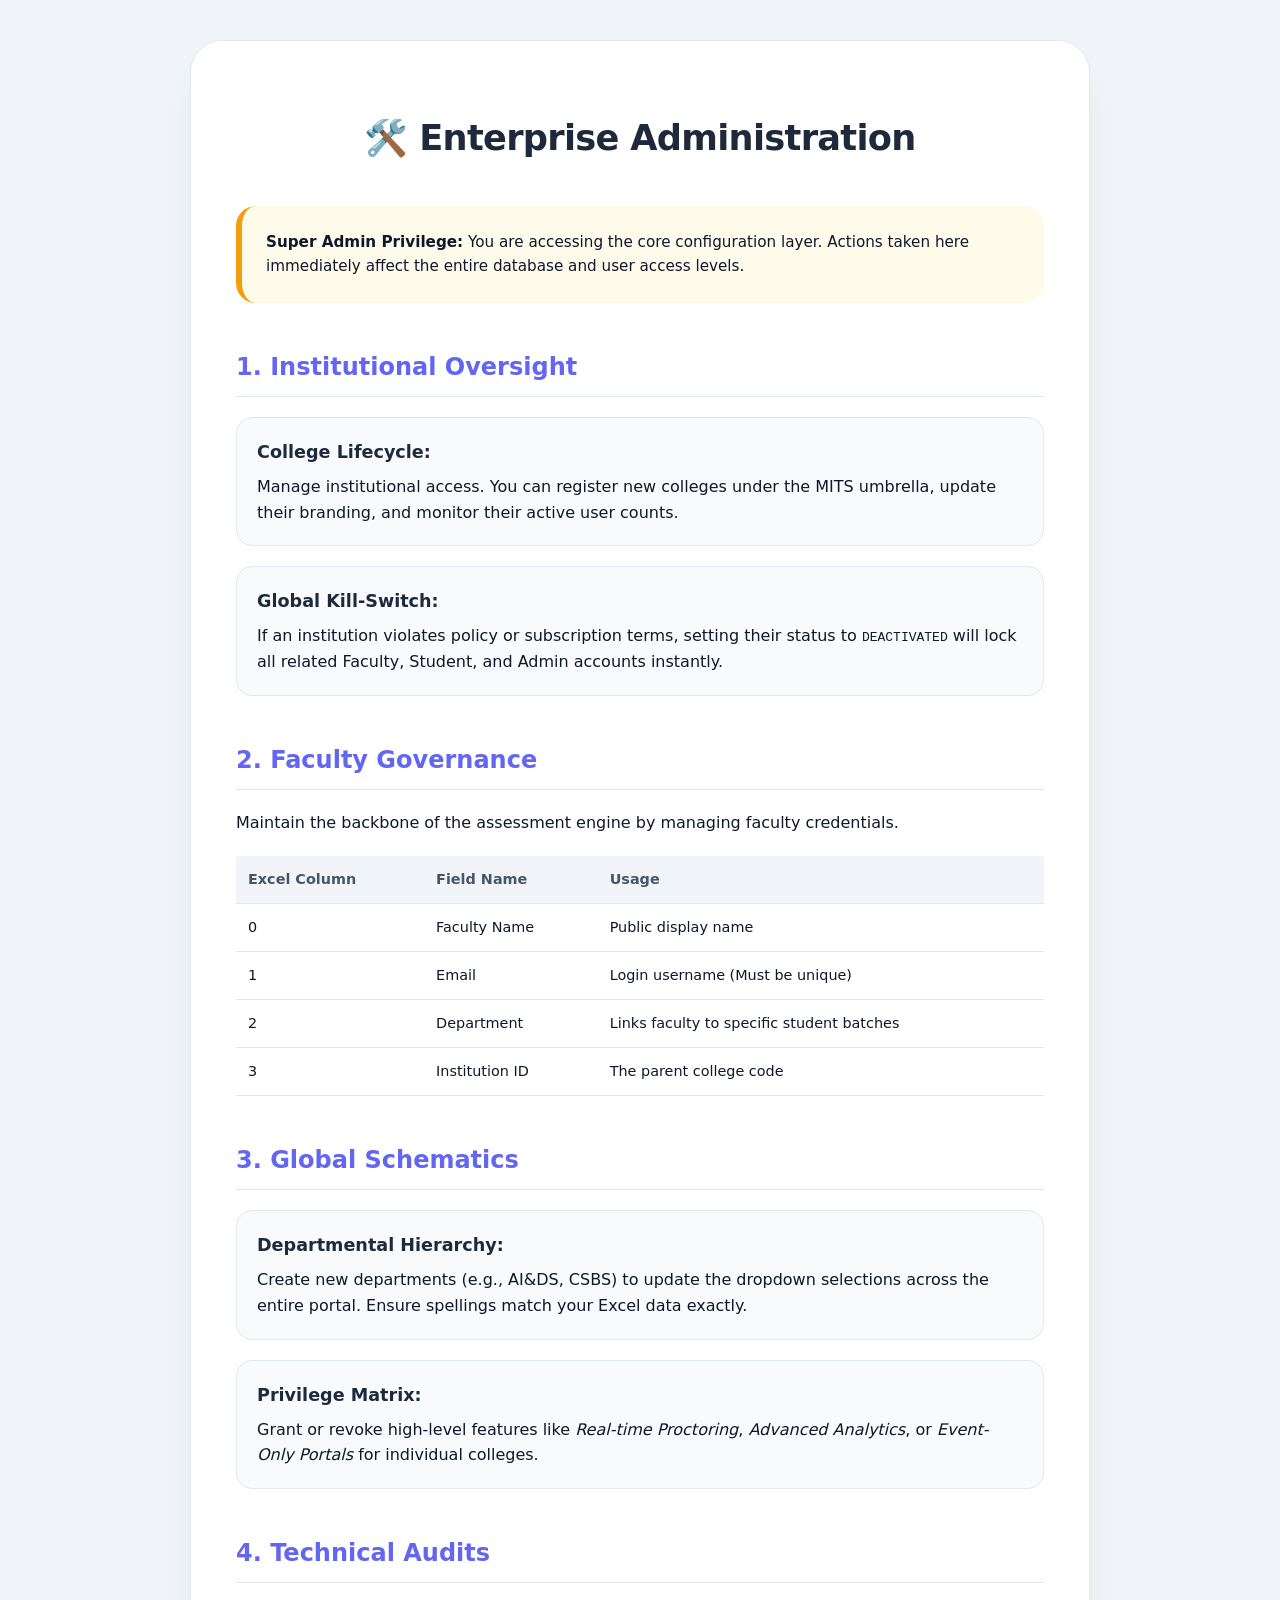
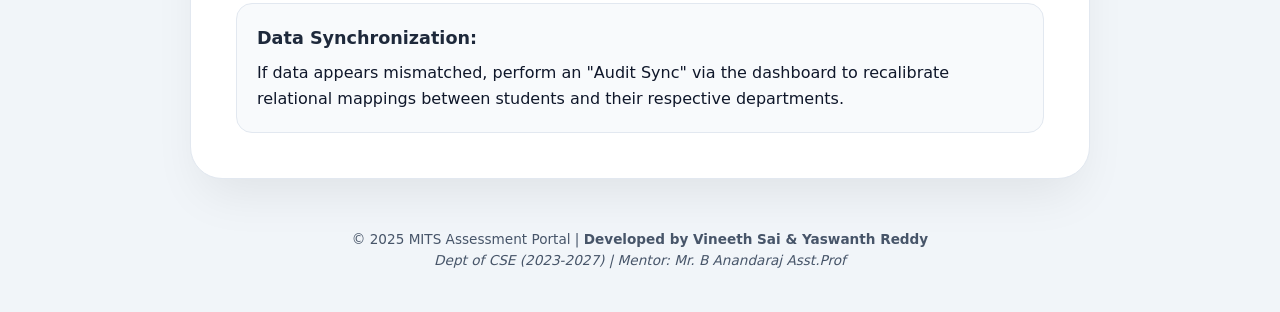
<file: OnlineAssessment/src/main/resources/static/admin_help.html>
<!DOCTYPE html>
<html lang="en">
<head>
    <meta charset="UTF-8">
    <meta name="viewport" content="width=device-width, initial-scale=1.0">
    <title>Super Admin Guide - MITS Assessment Portal</title>
    <style>
        :root {
            --primary: #1e293b;
            --secondary: #6366f1;
            --accent: #f59e0b;
            --bg: #f1f5f9;
            --card-bg: #ffffff;
            --text-main: #0f172a;
            --text-muted: #475569;
            --border: #e2e8f0;
        }

        body { 
            font-family: 'Inter', system-ui, -apple-system, sans-serif; 
            line-height: 1.6; 
            color: var(--text-main); 
            background: var(--bg);
            margin: 0;
            padding: 40px 20px;
        }

        .container { max-width: 900px; margin: 0 auto; }

        .card { 
            background: var(--card-bg); 
            padding: 45px; 
            border-radius: 32px; 
            box-shadow: 0 25px 50px -12px rgba(0, 0, 0, 0.08);
            border: 1px solid var(--border);
        }

        h1 { 
            font-size: 2.2rem;
            font-weight: 900;
            color: var(--primary);
            text-align: center;
            margin-bottom: 40px;
            letter-spacing: -0.02em;
        }

        .admin-note { 
            background: #fffbeb; 
            padding: 24px; 
            border-radius: 20px; 
            border-left: 6px solid var(--accent); 
            margin-bottom: 35px;
            font-size: 0.95rem;
        }

        h2 { 
            font-size: 1.5rem;
            color: var(--secondary);
            margin-top: 45px;
            border-bottom: 1px solid var(--border);
            padding-bottom: 10px;
        }

        .feature-grid {
            display: grid;
            grid-template-columns: 1fr;
            gap: 20px;
            margin-top: 20px;
        }

        .feature-item {
            background: #f8fafc;
            padding: 20px;
            border-radius: 16px;
            border: 1px solid var(--border);
        }

        .feature-item strong {
            display: block;
            color: var(--primary);
            font-size: 1.1rem;
            margin-bottom: 8px;
        }

        table {
            width: 100%;
            border-collapse: collapse;
            margin: 20px 0;
            font-size: 0.9rem;
        }

        th, td {
            padding: 12px;
            border-bottom: 1px solid var(--border);
            text-align: left;
        }

        th { background: #f1f5f9; color: var(--text-muted); }

        .footer { 
            text-align: center; 
            margin-top: 50px; 
            font-size: 0.85rem; 
            color: var(--text-muted); 
        }

        .badge {
            background: var(--secondary);
            color: white;
            padding: 2px 8px;
            border-radius: 6px;
            font-size: 0.75rem;
            vertical-align: middle;
        }
    </style>
</head>
<body>
    <div class="container">
        <div class="card">
            <h1>🛠️ Enterprise Administration</h1>
            
            <div class="admin-note">
                <strong>Super Admin Privilege:</strong> You are accessing the core configuration layer. Actions taken here immediately affect the entire database and user access levels.
            </div>

            <h2>1. Institutional Oversight</h2>
            <div class="feature-grid">
                <div class="feature-item">
                    <strong>College Lifecycle:</strong>
                    Manage institutional access. You can register new colleges under the MITS umbrella, update their branding, and monitor their active user counts.
                </div>
                <div class="feature-item">
                    <strong>Global Kill-Switch:</strong>
                    If an institution violates policy or subscription terms, setting their status to <code>DEACTIVATED</code> will lock all related Faculty, Student, and Admin accounts instantly.
                </div>
            </div>

            <h2>2. Faculty Governance</h2>
            <p>Maintain the backbone of the assessment engine by managing faculty credentials.</p>
            <table>
                <thead>
                    <tr>
                        <th>Excel Column</th>
                        <th>Field Name</th>
                        <th>Usage</th>
                    </tr>
                </thead>
                <tbody>
                    <tr><td>0</td><td>Faculty Name</td><td>Public display name</td></tr>
                    <tr><td>1</td><td>Email</td><td>Login username (Must be unique)</td></tr>
                    <tr><td>2</td><td>Department</td><td>Links faculty to specific student batches</td></tr>
                    <tr><td>3</td><td>Institution ID</td><td>The parent college code</td></tr>
                </tbody>
            </table>

            <h2>3. Global Schematics</h2>
            <div class="feature-grid">
                <div class="feature-item">
                    <strong>Departmental Hierarchy:</strong>
                    Create new departments (e.g., AI&DS, CSBS) to update the dropdown selections across the entire portal. Ensure spellings match your Excel data exactly.
                </div>
                <div class="feature-item">
                    <strong>Privilege Matrix:</strong>
                    Grant or revoke high-level features like <i>Real-time Proctoring</i>, <i>Advanced Analytics</i>, or <i>Event-Only Portals</i> for individual colleges.
                </div>
            </div>

            <h2>4. Technical Audits</h2>
            <div class="feature-item">
                <strong>Data Synchronization:</strong> If data appears mismatched, perform an "Audit Sync" via the dashboard to recalibrate relational mappings between students and their respective departments.
            </div>

        </div>

        <div class="footer">
            &copy; 2025 MITS Assessment Portal | <b>Developed by Vineeth Sai & Yaswanth Reddy</b><br>
            <i>Dept of CSE (2023-2027) | Mentor: Mr. B Anandaraj Asst.Prof</i>
        </div>
    </div>
</body>
</html>
</file>
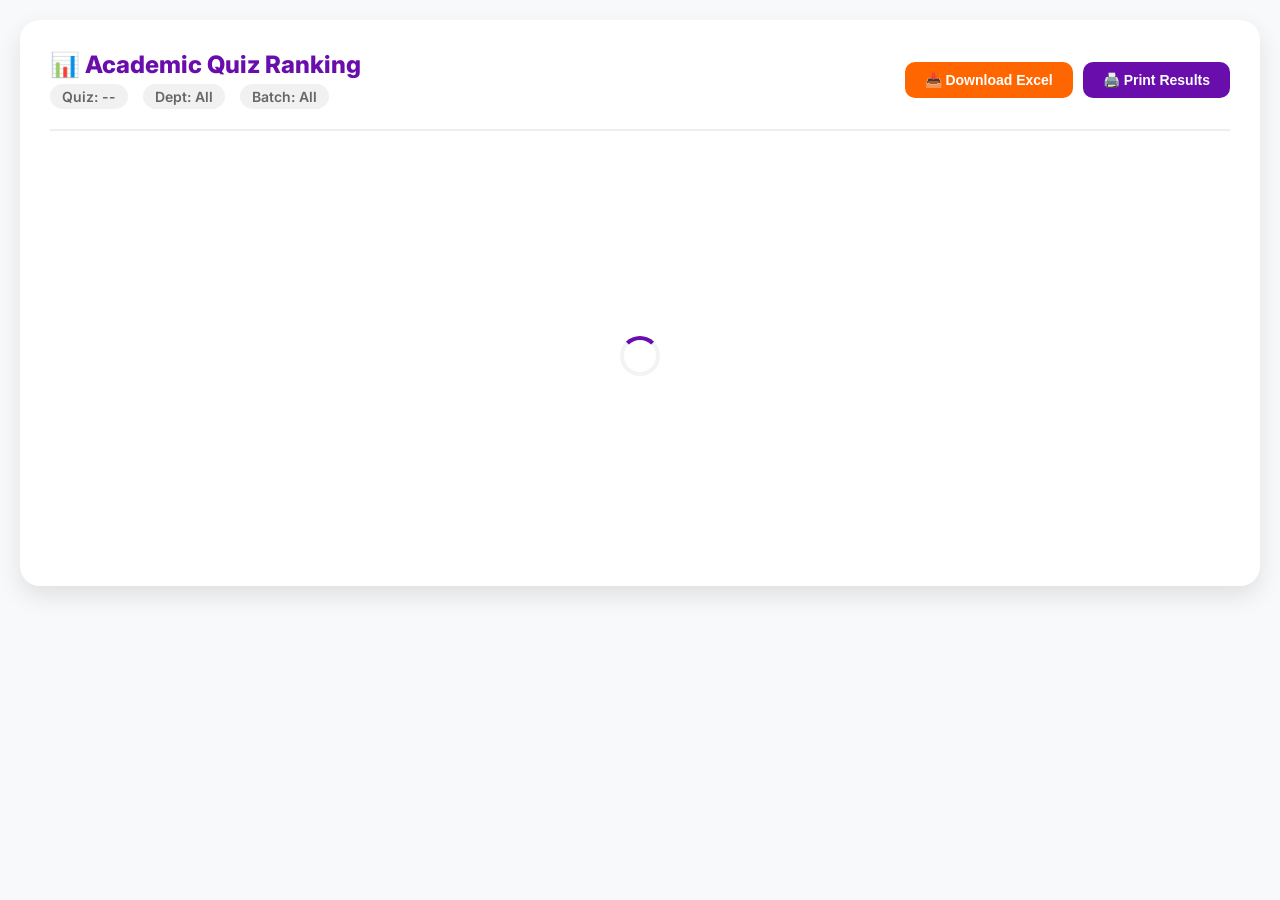
<file: OnlineAssessment/src/main/resources/static/class-results.html>
<!DOCTYPE html>
<html lang="en">
<head>
    <meta charset="UTF-8"/>
    <meta name="viewport" content="width=device-width, initial-scale=1.0"/>
    <title>Class Results | MITS Online Assessment</title>
    <link rel="preconnect" href="https://fonts.googleapis.com">
    <link href="https://fonts.googleapis.com/css2?family=Inter:wght@400;500;600;700;800;900&display=swap" rel="stylesheet">
    <style>
        :root {
            --primary: #6a0dad;
            --secondary: #ff6600;
            --bg: #f8f9fa;
            --text: #333;
            --card-shadow: 0 10px 25px rgba(0,0,0,0.1);
        }

        *, *::before, *::after { box-sizing: border-box; margin: 0; padding: 0; }

        body {
            font-family: 'Inter', sans-serif;
            background-color: var(--bg);
            color: var(--text);
            min-height: 100vh;
            padding: 20px;
        }

        .container {
            max-width: 1400px;
            margin: 0 auto;
            background: #fff;
            padding: 30px;
            border-radius: 20px;
            box-shadow: var(--card-shadow);
        }

        .header {
            display: flex;
            justify-content: space-between;
            align-items: center;
            border-bottom: 2px solid #eee;
            padding-bottom: 20px;
            margin-bottom: 25px;
        }

        .header h1 {
            color: var(--primary);
            font-size: 24px;
            font-weight: 800;
        }

        .filters-summary {
            display: flex;
            gap: 15px;
            font-size: 14px;
            color: #666;
            margin-top: 5px;
        }

        .filters-summary span {
            background: #f1f1f1;
            padding: 4px 12px;
            border-radius: 20px;
            font-weight: 600;
        }

        .actions {
            display: flex;
            gap: 10px;
        }

        .btn {
            padding: 10px 20px;
            border-radius: 10px;
            font-weight: 600;
            cursor: pointer;
            border: none;
            transition: all 0.2s;
            font-size: 14px;
        }

        .btn-primary { background: var(--primary); color: #fff; }
        .btn-secondary { background: var(--secondary); color: #fff; }
        .btn:hover { opacity: 0.9; transform: translateY(-1px); }

        .table-container {
            overflow-x: auto;
            border-radius: 12px;
            border: 1px solid #eee;
        }

        table {
            width: 100%;
            border-collapse: collapse;
            text-align: left;
        }

        th {
            background: var(--primary);
            color: #fff;
            padding: 15px;
            font-weight: 600;
            position: sticky;
            top: 0;
            white-space: nowrap;
        }

        td {
            padding: 12px 15px;
            border-bottom: 1px solid #eee;
            font-size: 14px;
            white-space: nowrap;
        }

        tr:nth-child(even) { background: #fafafa; }
        tr:hover { background: #f1f1f1; }

        .rank-badge {
            background: #ede7f6;
            color: var(--primary);
            padding: 4px 10px;
            border-radius: 12px;
            font-weight: 800;
        }

        .status-pass { color: #2e7d32; font-weight: 700; }
        .status-fail { color: #c62828; font-weight: 700; }

        /* Loading Spinner */
        #loader {
            display: flex;
            justify-content: center;
            align-items: center;
            height: 400px;
        }

        .spinner {
            width: 40px;
            height: 40px;
            border: 4px solid #f3f3f3;
            border-top: 4px solid var(--primary);
            border-radius: 50%;
            animation: spin 1s linear infinite;
        }

        @keyframes spin { 0% { transform: rotate(0deg); } 100% { transform: rotate(360deg); } }

        @media print {
            .btn, .actions { display: none; }
            body { padding: 0; }
            .container { box-shadow: none; border-radius: 0; max-width: 100%; }
        }
    </style>
</head>
<body>

<div class="container">
    <div class="header">
        <div>
            <h1>📊 Academic Quiz Ranking</h1>
            <div id="filterSummary" class="filters-summary">
                <span id="labelQuiz">Quiz: --</span>
                <span id="labelDept">Dept: All</span>
                <span id="labelBatch">Batch: All</span>
            </div>
        </div>
        <div class="actions">
            <button class="btn btn-secondary" onclick="downloadExcel()">📥 Download Excel</button>
            <button class="btn btn-primary" onclick="window.print()">🖨️ Print Results</button>
        </div>
    </div>

    <div id="loader">
        <div class="spinner"></div>
    </div>

    <div class="table-container" id="tableWrapper" style="display:none;">
        <table>
            <thead>
                <tr>
                    <th>Rank</th>
                    <th>Roll Number</th>
                    <th>Full Name</th>
                    <th>Quiz ID</th>
                    <th>Quiz Name</th>
                    <th>Year</th>
                    <th>Dept</th>
                    <th>Sec</th>
                    <th>Score</th>
                    <th>Total</th>
                    <th>%</th>
                    <th>Status</th>
                    <th>Submission Time</th>
                </tr>
            </thead>
            <tbody id="resBody"></tbody>
        </table>
    </div>
</div>

<script>
    const params = new URLSearchParams(window.location.search);
    const quizId = params.get('quizId');
    const department = params.get('department');
    const year = params.get('year');
    const section = params.get('section');
    const sortBy = params.get('sortBy') || 'rank';

    async function loadData() {
        if (!quizId) {
            alert("No Quiz ID provided.");
            return;
        }

        // Update Labels
        document.getElementById('labelQuiz').innerText = `Quiz: ${quizId}`;
        if (department) document.getElementById('labelDept').innerText = `Dept: ${department}`;
        if (year && section) document.getElementById('labelBatch').innerText = `${year} Year - ${section} Sec`;
        else if (year) document.getElementById('labelBatch').innerText = `${year} Year`;

        const token = sessionStorage.getItem("token");
        if (!token) {
            alert("Unauthorized. Please login as faculty.");
            window.close();
            return;
        }

        let query = `quizId=${quizId}&sortBy=${sortBy}`;
        if (department) query += `&department=${department}`;
        if (year) query += `&year=${year}`;
        if (section) query += `&section=${section}`;

        try {
            const res = await fetch(`/results/faculty/ranking?${query}`, {
                headers: { "Authorization": "Bearer " + token }
            });

            if (!res.ok) throw new Error("Failed to fetch results");

            const data = await res.json();
            renderTable(data);
        } catch (err) {
            alert(err.message);
        } finally {
            document.getElementById('loader').style.display = 'none';
            document.getElementById('tableWrapper').style.display = 'block';
        }
    }

    function renderTable(results) {
        const tbody = document.getElementById('resBody');
        tbody.innerHTML = results.map(r => {
            const percentage = ((r.score / r.totalMarks) * 100).toFixed(1);
            const time = new Date(r.submissionTime).toLocaleString();
            return `
                <tr>
                    <td><span class="rank-badge">${r.rank}</span></td>
                    <td><b>${r.student.studentRollNumber}</b></td>
                    <td>${r.student.studentName}</td>
                    <td>${r.quiz.quizId}</td>
                    <td>${r.quiz.quizName}</td>
                    <td>${r.student.studentYear}</td>
                    <td>${r.student.department}</td>
                    <td>${r.student.studentSection}</td>
                    <td style="color:var(--primary); font-weight:bold;">${r.score}</td>
                    <td>${r.totalMarks}</td>
                    <td>${percentage}%</td>
                    <td><span class="${r.passFail === 'Pass' ? 'status-pass' : 'status-fail'}">${r.passFail}</span></td>
                    <td style="font-size:12px; color:#555;">${time}</td>
                </tr>
            `;
        }).join('');
    }

    async function downloadExcel() {
        const token = sessionStorage.getItem("token");
        let url = `/results/download?quizId=${quizId}`;
        if (department) url += `&department=${department}`;
        if (year) url += `&year=${year}`;
        if (section) url += `&section=${section}`;

        const res = await fetch(url, { headers: { "Authorization": "Bearer " + token } });
        if (res.ok) {
            const blob = await res.blob();
            const link = document.createElement("a");
            link.href = window.URL.createObjectURL(blob);
            link.download = `Results_${quizId}.xlsx`;
            link.click();
        } else {
            alert("Download failed.");
        }
    }

    loadData();
</script>
</body>
</html>
</file>
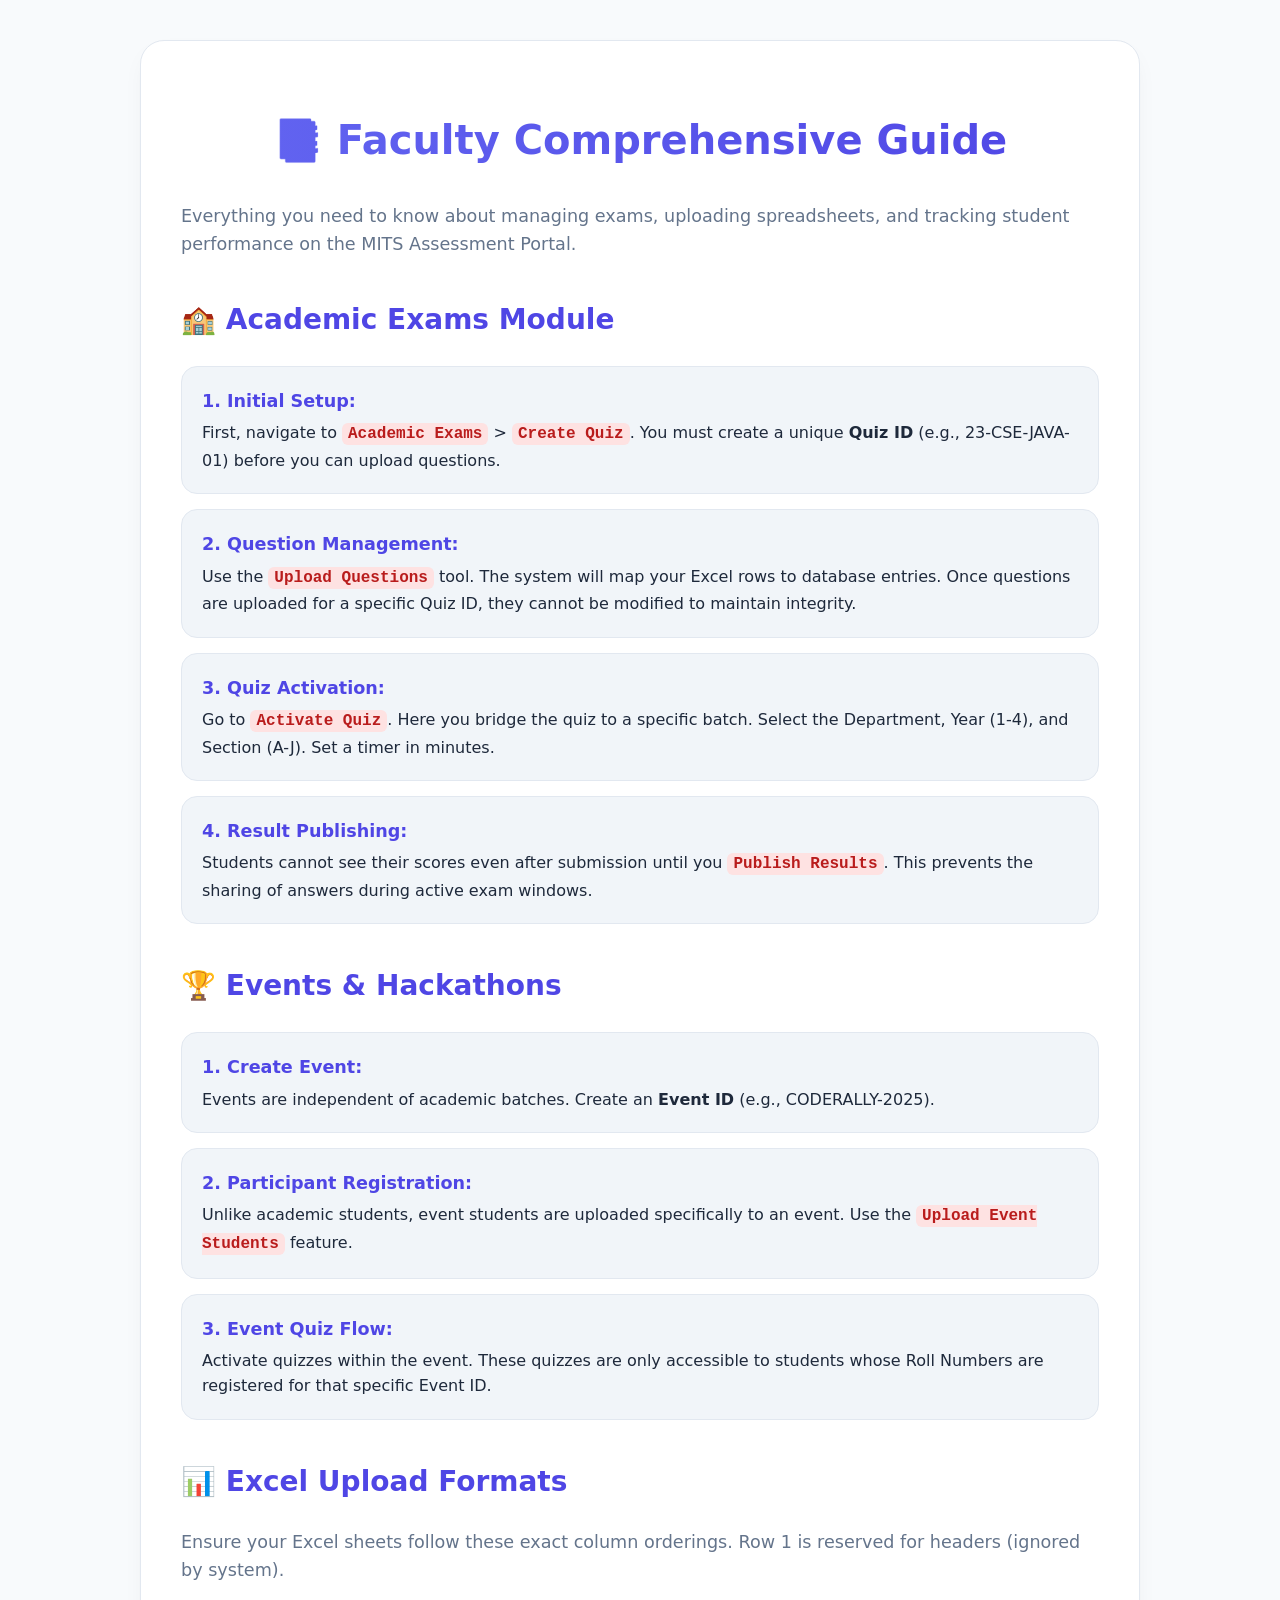
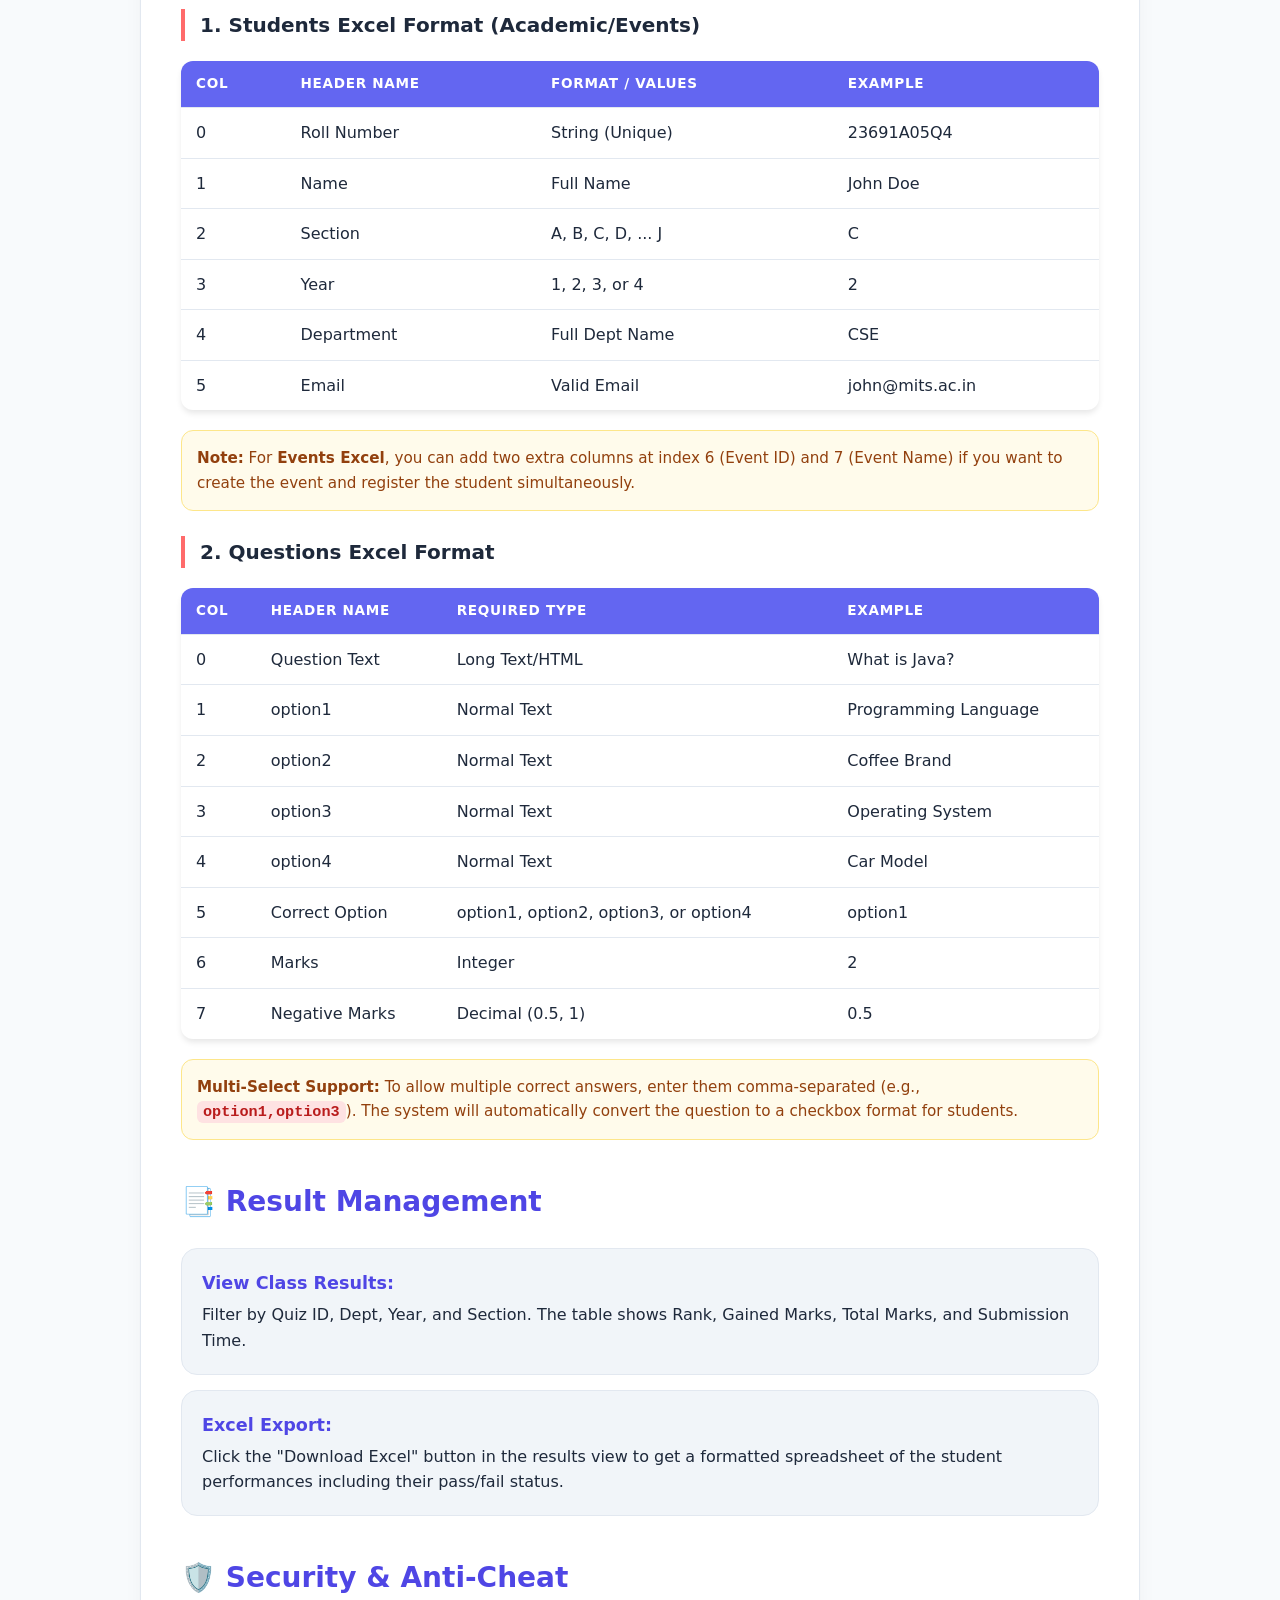
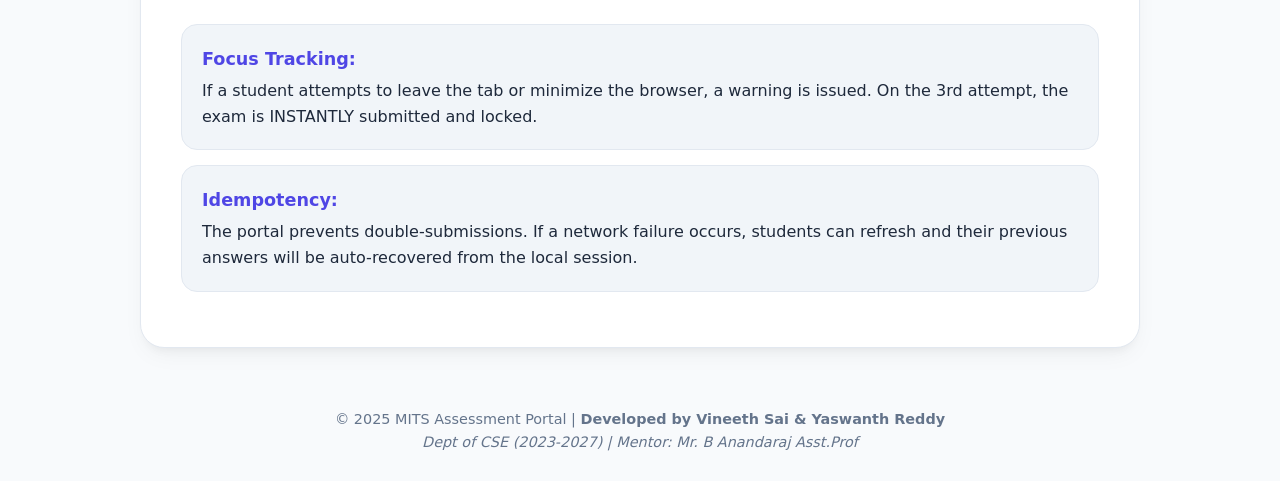
<file: OnlineAssessment/src/main/resources/static/faculty_help.html>
<!DOCTYPE html>
<html lang="en">
<head>
    <meta charset="UTF-8">
    <meta name="viewport" content="width=device-width, initial-scale=1.0">
    <title>Faculty Help Guide - MITS Assessment Portal</title>
    <style>
        :root {
            --primary: #6366f1;
            --primary-dark: #4f46e5;
            --secondary: #ff6b6b;
            --accent: #10b981;
            --bg: #f8fafc;
            --card-bg: #ffffff;
            --text-main: #1e293b;
            --text-muted: #64748b;
            --border: #e2e8f0;
        }

        body { 
            font-family: 'Inter', system-ui, -apple-system, sans-serif; 
            line-height: 1.6; 
            color: var(--text-main); 
            background: var(--bg);
            margin: 0;
            padding: 40px 20px;
        }

        .container { 
            max-width: 1000px; 
            margin: 0 auto; 
        }

        .card { 
            background: var(--card-bg); 
            padding: 40px; 
            border-radius: 24px; 
            box-shadow: 0 10px 25px -5px rgba(0, 0, 0, 0.05), 0 8px 10px -6px rgba(0, 0, 0, 0.05);
            border: 1px solid var(--border);
        }

        h1 { 
            font-size: 2.5rem;
            font-weight: 800;
            background: linear-gradient(to right, var(--primary), var(--primary-dark));
            -webkit-background-clip: text;
            background-clip: text;
            -webkit-text-fill-color: transparent;
            margin-bottom: 30px;
            text-align: center;
        }

        h2 { 
            font-size: 1.75rem;
            color: var(--primary-dark); 
            margin-top: 40px; 
            display: flex;
            align-items: center;
            gap: 12px;
        }

        h3 {
            font-size: 1.25rem;
            color: var(--text-main);
            margin-top: 25px;
            border-left: 4px solid var(--secondary);
            padding-left: 15px;
        }

        .section-desc {
            color: var(--text-muted);
            font-size: 1.1rem;
            margin-bottom: 25px;
        }

        .step { 
            margin-bottom: 15px; 
            background: #f1f5f9; 
            padding: 20px; 
            border-radius: 16px; 
            border: 1px solid var(--border);
            transition: transform 0.2s;
        }

        .step:hover {
            transform: translateY(-2px);
        }

        .step strong { color: var(--primary-dark); display: block; margin-bottom: 5px; font-size: 1.1rem; }

        table {
            width: 100%;
            border-collapse: collapse;
            margin: 20px 0;
            background: #fff;
            border-radius: 12px;
            overflow: hidden;
            box-shadow: 0 4px 6px -1px rgba(0, 0, 0, 0.1);
        }

        th, td {
            text-align: left;
            padding: 12px 15px;
            border-bottom: 1px solid var(--border);
        }

        th {
            background: var(--primary);
            color: white;
            font-weight: 600;
            text-transform: uppercase;
            font-size: 0.85rem;
            letter-spacing: 0.05em;
        }

        tr:last-child td { border-bottom: none; }
        tr:hover { background: #f8fafc; }

        .badge {
            display: inline-block;
            padding: 4px 12px;
            border-radius: 20px;
            font-size: 0.85rem;
            font-weight: 600;
            background: #e0f2fe;
            color: #0369a1;
        }

        .format-note {
            background: #fffbeb;
            border: 1px solid #fde68a;
            color: #92400e;
            padding: 15px;
            border-radius: 12px;
            margin-top: 10px;
            font-size: 0.95rem;
        }

        .footer { 
            text-align: center; 
            margin-top: 60px; 
            font-size: 0.9rem; 
            color: var(--text-muted); 
        }

        code { 
            background: #fee2e2; 
            color: #b91c1c;
            padding: 2px 6px; 
            border-radius: 6px; 
            font-weight: 600;
            font-family: 'JetBrains Mono', monospace;
        }
    </style>
</head>
<body>
    <div class="container">
        <div class="card">
            <h1>📑 Faculty Comprehensive Guide</h1>
            <p class="section-desc">Everything you need to know about managing exams, uploading spreadsheets, and tracking student performance on the MITS Assessment Portal.</p>

            <!-- 1. ACADEMIC MODULE -->
            <h2>🏫 Academic Exams Module</h2>
            <div class="step">
                <strong>1. Initial Setup:</strong>
                First, navigate to <code>Academic Exams</code> > <code>Create Quiz</code>. You must create a unique <b>Quiz ID</b> (e.g., 23-CSE-JAVA-01) before you can upload questions.
            </div>

            <div class="step">
                <strong>2. Question Management:</strong>
                Use the <code>Upload Questions</code> tool. The system will map your Excel rows to database entries. Once questions are uploaded for a specific Quiz ID, they cannot be modified to maintain integrity.
            </div>

            <div class="step">
                <strong>3. Quiz Activation:</strong>
                Go to <code>Activate Quiz</code>. Here you bridge the quiz to a specific batch. Select the Department, Year (1-4), and Section (A-J). Set a timer in minutes.
            </div>

            <div class="step">
                <strong>4. Result Publishing:</strong>
                Students cannot see their scores even after submission until you <code>Publish Results</code>. This prevents the sharing of answers during active exam windows.
            </div>

            <!-- 2. EVENTS MODULE -->
            <h2>🏆 Events & Hackathons</h2>
            <div class="step">
                <strong>1. Create Event:</strong>
                Events are independent of academic batches. Create an <b>Event ID</b> (e.g., CODERALLY-2025).
            </div>

            <div class="step">
                <strong>2. Participant Registration:</strong>
                Unlike academic students, event students are uploaded specifically to an event. Use the <code>Upload Event Students</code> feature.
            </div>

            <div class="step">
                <strong>3. Event Quiz Flow:</strong>
                Activate quizzes within the event. These quizzes are only accessible to students whose Roll Numbers are registered for that specific Event ID.
            </div>

            <!-- 3. EXCEL FORMATS -->
            <h2>📊 Excel Upload Formats</h2>
            <p class="section-desc">Ensure your Excel sheets follow these exact column orderings. Row 1 is reserved for headers (ignored by system).</p>

            <h3>1. Students Excel Format (Academic/Events)</h3>
            <table>
                <thead>
                    <tr>
                        <th>Col</th>
                        <th>Header Name</th>
                        <th>Format / Values</th>
                        <th>Example</th>
                    </tr>
                </thead>
                <tbody>
                    <tr><td>0</td><td>Roll Number</td><td>String (Unique)</td><td>23691A05Q4</td></tr>
                    <tr><td>1</td><td>Name</td><td>Full Name</td><td>John Doe</td></tr>
                    <tr><td>2</td><td>Section</td><td>A, B, C, D, ... J</td><td>C</td></tr>
                    <tr><td>3</td><td>Year</td><td>1, 2, 3, or 4</td><td>2</td></tr>
                    <tr><td>4</td><td>Department</td><td>Full Dept Name</td><td>CSE</td></tr>
                    <tr><td>5</td><td>Email</td><td>Valid Email</td><td>john@mits.ac.in</td></tr>
                </tbody>
            </table>
            <div class="format-note">
                <strong>Note:</strong> For <b>Events Excel</b>, you can add two extra columns at index 6 (Event ID) and 7 (Event Name) if you want to create the event and register the student simultaneously.
            </div>

            <h3>2. Questions Excel Format</h3>
            <table>
                <thead>
                    <tr>
                        <th>Col</th>
                        <th>Header Name</th>
                        <th>Required Type</th>
                        <th>Example</th>
                    </tr>
                </thead>
                <tbody>
                    <tr><td>0</td><td>Question Text</td><td>Long Text/HTML</td><td>What is Java?</td></tr>
                    <tr><td>1</td><td>option1</td><td>Normal Text</td><td>Programming Language</td></tr>
                    <tr><td>2</td><td>option2</td><td>Normal Text</td><td>Coffee Brand</td></tr>
                    <tr><td>3</td><td>option3</td><td>Normal Text</td><td>Operating System</td></tr>
                    <tr><td>4</td><td>option4</td><td>Normal Text</td><td>Car Model</td></tr>
                    <tr><td>5</td><td>Correct Option</td><td>option1, option2, option3, or option4</td><td>option1</td></tr>
                    <tr><td>6</td><td>Marks</td><td>Integer</td><td>2</td></tr>
                    <tr><td>7</td><td>Negative Marks</td><td>Decimal (0.5, 1)</td><td>0.5</td></tr>
                </tbody>
            </table>
            <div class="format-note">
                <strong>Multi-Select Support:</strong> To allow multiple correct answers, enter them comma-separated (e.g., <code>option1,option3</code>). The system will automatically convert the question to a checkbox format for students.
            </div>

            <!-- 4. RESULTS & DATA -->
            <h2>📑 Result Management</h2>
            <div class="step">
                <strong>View Class Results:</strong> Filter by Quiz ID, Dept, Year, and Section. The table shows Rank, Gained Marks, Total Marks, and Submission Time.
            </div>
            <div class="step">
                <strong>Excel Export:</strong> Click the "Download Excel" button in the results view to get a formatted spreadsheet of the student performances including their pass/fail status.
            </div>

            <!-- 5. SECURITY -->
            <h2>🛡️ Security & Anti-Cheat</h2>
            <div class="step">
                <strong>Focus Tracking:</strong> If a student attempts to leave the tab or minimize the browser, a warning is issued. On the 3rd attempt, the exam is INSTANTLY submitted and locked.
            </div>
            <div class="step">
                <strong>Idempotency:</strong> The portal prevents double-submissions. If a network failure occurs, students can refresh and their previous answers will be auto-recovered from the local session.
            </div>

        </div>

        <div class="footer">
            &copy; 2025 MITS Assessment Portal | <b>Developed by Vineeth Sai & Yaswanth Reddy</b><br>
            <i>Dept of CSE (2023-2027) | Mentor: Mr. B Anandaraj Asst.Prof</i>
        </div>
    </div>
</body>
</html>
</file>
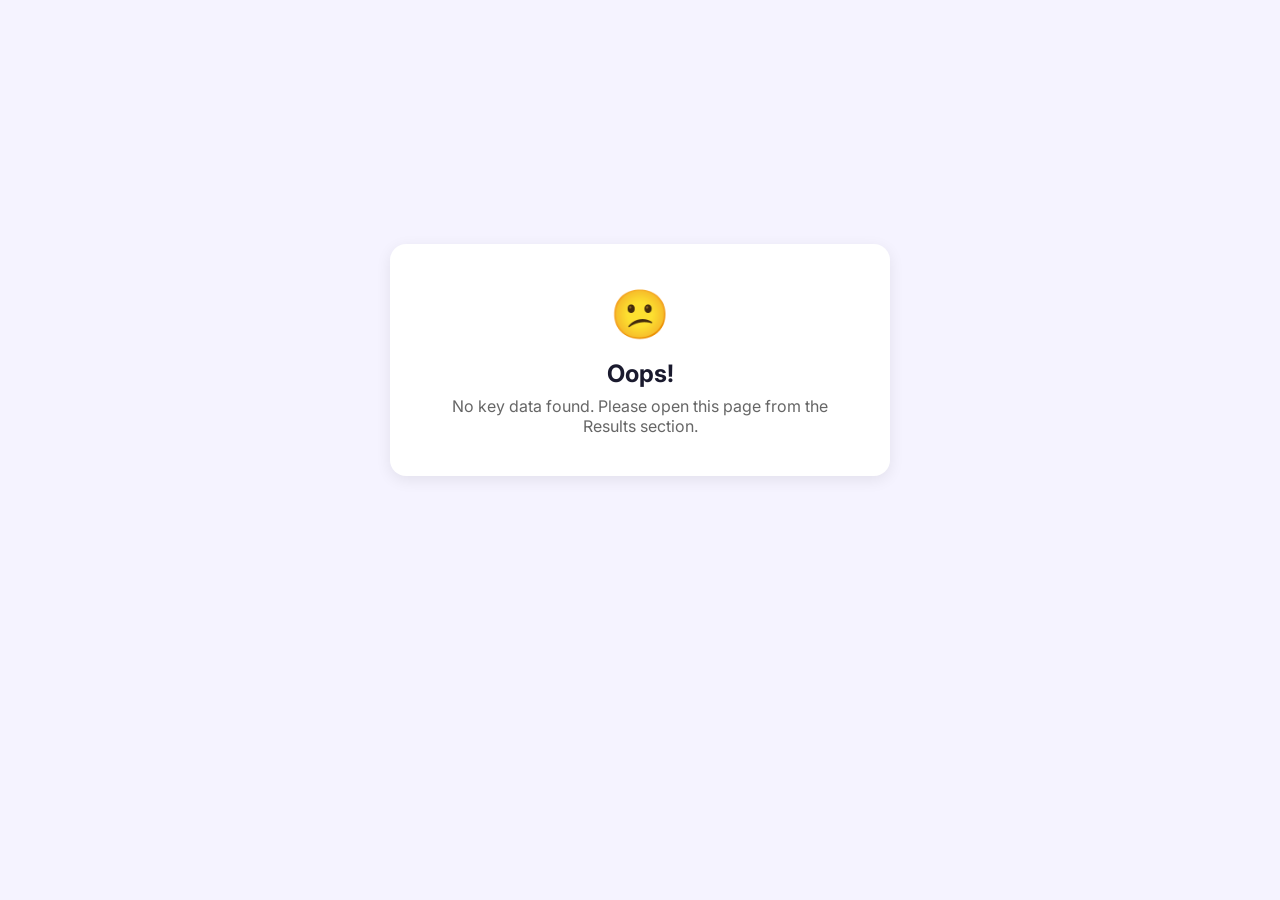
<file: OnlineAssessment/src/main/resources/static/quiz-key.html>
<!DOCTYPE html>
<html lang="en">
<head>
    <meta charset="UTF-8"/>
    <meta name="viewport" content="width=device-width, initial-scale=1.0"/>
    <title>Quiz Key Review – MITS</title>
    <link rel="preconnect" href="https://fonts.googleapis.com">
    <link href="https://fonts.googleapis.com/css2?family=Inter:wght@400;500;600;700;800;900&display=swap" rel="stylesheet">
    <style>
        *, *::before, *::after { box-sizing: border-box; margin: 0; padding: 0; }

        body {
            font-family: 'Inter', sans-serif;
            background: #f5f3ff;
            color: #1a1a2e;
            min-height: 100vh;
        }

        /* ── Header ── */
        .page-header {
            background: linear-gradient(135deg, #1a237e, #4a148c);
            color: #fff;
            padding: 20px 40px;
            display: flex;
            align-items: center;
            justify-content: space-between;
            position: sticky;
            top: 0;
            z-index: 100;
            box-shadow: 0 4px 20px rgba(0,0,0,0.3);
        }

        .header-title { font-size: 26px; font-weight: 900; letter-spacing: 1.5px; }
        .header-subtitle { font-size: 13px; opacity: 0.8; margin-top: 4px; }

        .score-badge {
            background: rgba(255,255,255,0.15);
            border: 2px solid rgba(255,255,255,0.4);
            backdrop-filter: blur(10px);
            padding: 12px 28px;
            border-radius: 12px;
            text-align: center;
        }

        .score-badge .total { font-size: 32px; font-weight: 900; line-height: 1; }
        .score-badge .label { font-size: 11px; text-transform: uppercase; letter-spacing: 1px; opacity: 0.8; margin-top: 4px; }

        /* ── Legend ── */
        .legend {
            display: flex;
            gap: 20px;
            padding: 15px 40px;
            background: #fff;
            border-bottom: 1px solid #e8e0f7;
            flex-wrap: wrap;
        }

        .legend-item { display: flex; align-items: center; gap: 8px; font-size: 13px; font-weight: 600; }
        .legend-dot { width: 14px; height: 14px; border-radius: 50%; }
        .legend-dot.correct   { background: #2e7d32; }
        .legend-dot.wrong     { background: #c62828; }
        .legend-dot.selected  { background: #1565c0; }
        .legend-dot.skipped   { background: #9e9e9e; }

        /* ── Main Content ── */
        .content { max-width: 960px; margin: 0 auto; padding: 30px 20px 60px; }

        /* ── Question Card ── */
        .question-card {
            background: #fff;
            border-radius: 16px;
            padding: 28px 32px;
            margin-bottom: 24px;
            box-shadow: 0 4px 15px rgba(74,20,140,0.06);
            border: 1px solid #e8e0f7;
            transition: box-shadow 0.2s;
        }

        .question-card:hover { box-shadow: 0 8px 25px rgba(74,20,140,0.1); }

        .question-header {
            display: flex;
            justify-content: space-between;
            align-items: flex-start;
            margin-bottom: 18px;
            gap: 16px;
        }

        .question-num {
            font-size: 12px;
            font-weight: 800;
            background: #ede7f6;
            color: #4a148c;
            padding: 4px 14px;
            border-radius: 20px;
            text-transform: uppercase;
            white-space: nowrap;
        }

        .question-text {
            font-size: 17px;
            font-weight: 600;
            line-height: 1.65;
            color: #1a1a2e;
            flex: 1;
            white-space: pre-wrap;
        }

        .marks-badges {
            display: flex;
            gap: 8px;
            flex-wrap: wrap;
            margin-bottom: 20px;
        }

        .marks-badge {
            font-size: 12px;
            font-weight: 700;
            padding: 4px 14px;
            border-radius: 20px;
        }

        .marks-badge.positive { background: #e8f5e9; color: #2e7d32; border: 1px solid #a5d6a7; }
        .marks-badge.negative { background: #ffebee; color: #c62828; border: 1px solid #ef9a9a; }
        .marks-badge.zero     { background: #fff3e0; color: #e65100; border: 1px solid #ffcc80; }

        /* ── Options ── */
        .options { display: flex; flex-direction: column; gap: 12px; }

        .option-row {
            display: flex;
            align-items: center;
            gap: 14px;
            padding: 14px 20px;
            border-radius: 12px;
            border: 2px solid #ede7f6;
            background: #fafafa;
            position: relative;
            transition: all 0.2s;
        }

        /* States */
        .option-row.correct-answer {
            border-color: #2e7d32;
            background: #e8f5e9;
        }

        .option-row.student-wrong {
            border-color: #c62828;
            background: #ffebee;
        }

        .option-row.student-correct {
            border-color: #2e7d32;
            background: #c8e6c9;
        }

        .option-badge {
            width: 32px;
            height: 32px;
            border-radius: 50%;
            background: #ede7f6;
            color: #4a148c;
            font-weight: 800;
            font-size: 14px;
            display: flex;
            align-items: center;
            justify-content: center;
            flex-shrink: 0;
        }

        .option-row.correct-answer .option-badge,
        .option-row.student-correct .option-badge { background: #2e7d32; color: #fff; }
        .option-row.student-wrong   .option-badge { background: #c62828; color: #fff; }

        .option-text {
            flex: 1;
            font-size: 15px;
            font-weight: 500;
            line-height: 1.5;
        }

        .option-row.student-wrong .option-text { text-decoration: line-through; color: #c62828; }
        .option-row.correct-answer .option-text,
        .option-row.student-correct .option-text { font-weight: 700; }

        .option-tag {
            font-size: 11px;
            font-weight: 800;
            padding: 3px 10px;
            border-radius: 20px;
            flex-shrink: 0;
        }

        .option-tag.correct-tag  { background: #2e7d32; color: #fff; }
        .option-tag.your-tag     { background: #1565c0; color: #fff; }
        .option-tag.wrong-tag    { background: #c62828; color: #fff; }

        /* ── Result Strip ── */
        .result-strip {
            margin-top: 18px;
            padding: 12px 20px;
            border-radius: 10px;
            display: flex;
            align-items: center;
            gap: 12px;
            font-weight: 700;
            font-size: 14px;
        }

        .result-strip.correct { background: #e8f5e9; color: #2e7d32; }
        .result-strip.wrong   { background: #ffebee; color: #c62828; }
        .result-strip.skipped { background: #f5f5f5; color: #757575; }

        .result-strip .result-icon { font-size: 22px; }
        .result-strip .marks-earned { margin-left: auto; font-size: 20px; }

        /* ── Summary Bar ── */
        .summary-bar {
            display: flex;
            gap: 20px;
            flex-wrap: wrap;
            padding: 20px 40px;
            background: #fff;
            border-bottom: 1px solid #e8e0f7;
        }

        .stat-item {
            text-align: center;
            min-width: 90px;
        }

        .stat-value { font-size: 26px; font-weight: 900; }
        .stat-label { font-size: 11px; text-transform: uppercase; color: #666; margin-top: 2px; }
        .stat-item.correct-stat .stat-value { color: #2e7d32; }
        .stat-item.wrong-stat .stat-value   { color: #c62828; }
        .stat-item.skip-stat .stat-value    { color: #9e9e9e; }
        .stat-item.score-stat .stat-value   { color: #4a148c; }

        /* Loading */
        #loading {
            display: flex;
            flex-direction: column;
            align-items: center;
            justify-content: center;
            height: 80vh;
            gap: 16px;
        }

        .spinner {
            width: 48px; height: 48px;
            border: 5px solid #ede7f6;
            border-top-color: #7b1fa2;
            border-radius: 50%;
            animation: spin 0.8s linear infinite;
        }

        .error-msg {
            max-width: 500px;
            margin: 60px auto;
            text-align: center;
            padding: 40px;
            background: #fff;
            border-radius: 16px;
            box-shadow: 0 4px 15px rgba(0,0,0,0.08);
        }

        @keyframes spin { to { transform: rotate(360deg); } }
    </style>
</head>
<body>

<div id="loading">
    <div class="spinner"></div>
    <p style="font-weight:600; color:#666;">Loading your quiz review…</p>
</div>

<div id="app" style="display:none;">
    <div class="page-header">
        <div>
            <div class="header-title">📋 QUIZ KEY REVIEW</div>
            <div class="header-subtitle" id="headerSubtitle">MITS Online Assessment Portal</div>
        </div>
        <div class="score-badge">
            <div class="total" id="totalScore">-</div>
            <div class="label">TOTAL SCORE</div>
        </div>
    </div>

    <div class="summary-bar" id="summaryBar"></div>

    <div class="legend">
        <div class="legend-item"><div class="legend-dot correct"></div> Correct Answer</div>
        <div class="legend-item"><div class="legend-dot selected"></div> Your Answer (Correct)</div>
        <div class="legend-item"><div class="legend-dot wrong"></div> Your Wrong Answer</div>
        <div class="legend-item"><div class="legend-dot skipped"></div> Not Answered</div>
    </div>

    <div class="content" id="questionsContainer"></div>
</div>

<script>
(function() {
    const KEY = "quiz_key_data";
    const raw = localStorage.getItem(KEY);

    function showError(msg) {
        document.getElementById("loading").innerHTML = `
            <div class="error-msg">
                <div style="font-size:48px;">😕</div>
                <h2 style="margin:16px 0 8px;">Oops!</h2>
                <p style="color:#666;">${msg}</p>
            </div>`;
    }

    if (!raw) { showError("No key data found. Please open this page from the Results section."); return; }

    let data;
    try { data = JSON.parse(raw); } catch(e) { showError("Invalid data. Please try again."); return; }

    localStorage.removeItem(KEY);

    const { quizName, quizId, studentName, rollNumber, questions, studentAnswers } = data;

    const OPTION_KEYS = ["option1","option2","option3","option4"];
    const OPTION_LABELS = ["A","B","C","D"];

    let totalCorrect = 0, totalWrong = 0, totalSkipped = 0, totalScore = 0, totalMaxMarks = 0;

    const cards = questions.map((q, i) => {
        const correctOpts = q.correctOption ? q.correctOption.split(",").map(s => s.trim()) : [];
        const studentOpts = studentAnswers[q.questionId] ? studentAnswers[q.questionId].split(",").map(s => s.trim()) : [];
        const answered    = studentOpts.length > 0;
        const isCorrect   = answered && correctOpts.sort().join(",") === studentOpts.sort().join(",");

        const marks = q.marks || 1;
        const negMarks = q.negativeMarks || 0;

        let earned = 0;
        let status = "skipped";
        if (!answered) {
            totalSkipped++;
            status = "skipped";
        } else if (isCorrect) {
            totalCorrect++;
            earned = marks;
            totalScore += marks;
            status = "correct";
        } else {
            totalWrong++;
            earned = -negMarks;
            totalScore -= negMarks;
            status = "wrong";
        }
        totalMaxMarks += marks;

        const optionsHTML = OPTION_KEYS.map((key, idx) => {
            const optText = q[key];
            if (!optText) return "";
            const optKey = `option${idx+1}`;
            const isCorrectOpt  = correctOpts.includes(optKey);
            const isStudentOpt  = studentOpts.includes(optKey);

            let rowClass = "";
            let tags = [];

            if (isCorrectOpt && isStudentOpt) {
                rowClass = "student-correct";
                tags.push(`<span class="option-tag correct-tag">✓ Correct</span>`);
                tags.push(`<span class="option-tag your-tag">Your Answer</span>`);
            } else if (isCorrectOpt) {
                rowClass = "correct-answer";
                tags.push(`<span class="option-tag correct-tag">✓ Correct Answer</span>`);
            } else if (isStudentOpt) {
                rowClass = "student-wrong";
                tags.push(`<span class="option-tag wrong-tag">✗ Your Answer</span>`);
            }

            return `
                <div class="option-row ${rowClass}">
                    <div class="option-badge">${OPTION_LABELS[idx]}</div>
                    <div class="option-text">${optText}</div>
                    ${tags.join("")}
                </div>`;
        }).join("");

        // Result strip
        let stripClass, stripIcon, marksText;
        if (status === "correct") {
            stripClass = "correct"; stripIcon = "✅";
            marksText = `+${marks} mark${marks !== 1 ? "s" : ""}`;
        } else if (status === "wrong") {
            stripClass = "wrong"; stripIcon = "❌";
            marksText = negMarks > 0 ? `-${negMarks} mark${negMarks !== 1 ? "s" : ""} (negative)` : "0 marks";
        } else {
            stripClass = "skipped"; stripIcon = "⏭️";
            marksText = "0 marks (not attempted)";
        }

        // Marks badges
        const marksBadges = `
            <span class="marks-badge positive">+${marks} for correct</span>
            ${negMarks > 0 ? `<span class="marks-badge negative">-${negMarks} for wrong</span>` : '<span class="marks-badge zero">No negative marking</span>'}`;

        return `
            <div class="question-card">
                <div class="question-header">
                    <div class="question-num">Q ${i + 1}</div>
                    <div class="question-text">${q.questionText}</div>
                </div>
                <div class="marks-badges">${marksBadges}</div>
                <div class="options">${optionsHTML}</div>
                <div class="result-strip ${stripClass}">
                    <span class="result-icon">${stripIcon}</span>
                    <span>${status === 'correct' ? 'Correct!' : status === 'wrong' ? 'Incorrect' : 'Not Attempted'}</span>
                    <span class="marks-earned">${marksText}</span>
                </div>
            </div>`;
    });

    // Render header info
    document.getElementById("headerSubtitle").textContent =
        `${studentName} (${rollNumber}) — ${quizName}`;
    document.getElementById("totalScore").textContent =
        `${totalScore.toFixed(totalScore % 1 === 0 ? 0 : 1)} / ${totalMaxMarks}`;

    // Summary bar
    document.getElementById("summaryBar").innerHTML = `
        <div class="stat-item correct-stat"><div class="stat-value">✅ ${totalCorrect}</div><div class="stat-label">Correct</div></div>
        <div class="stat-item wrong-stat"><div class="stat-value">❌ ${totalWrong}</div><div class="stat-label">Wrong</div></div>
        <div class="stat-item skip-stat"><div class="stat-value">⏭️ ${totalSkipped}</div><div class="stat-label">Skipped</div></div>
        <div class="stat-item score-stat"><div class="stat-value" style="color:${totalScore >= 0 ? '#2e7d32' : '#c62828'}">${totalScore >= 0 ? '+' : ''}${totalScore.toFixed(1)}</div><div class="stat-label">Total Score</div></div>
        <div class="stat-item"><div class="stat-value" style="color:#1565c0">${((totalScore / totalMaxMarks) * 100).toFixed(1)}%</div><div class="stat-label">Percentage</div></div>`;

    document.getElementById("questionsContainer").innerHTML = cards.join("");
    document.getElementById("loading").style.display = "none";
    document.getElementById("app").style.display = "block";
})();
</script>
</body>
</html>
</file>
